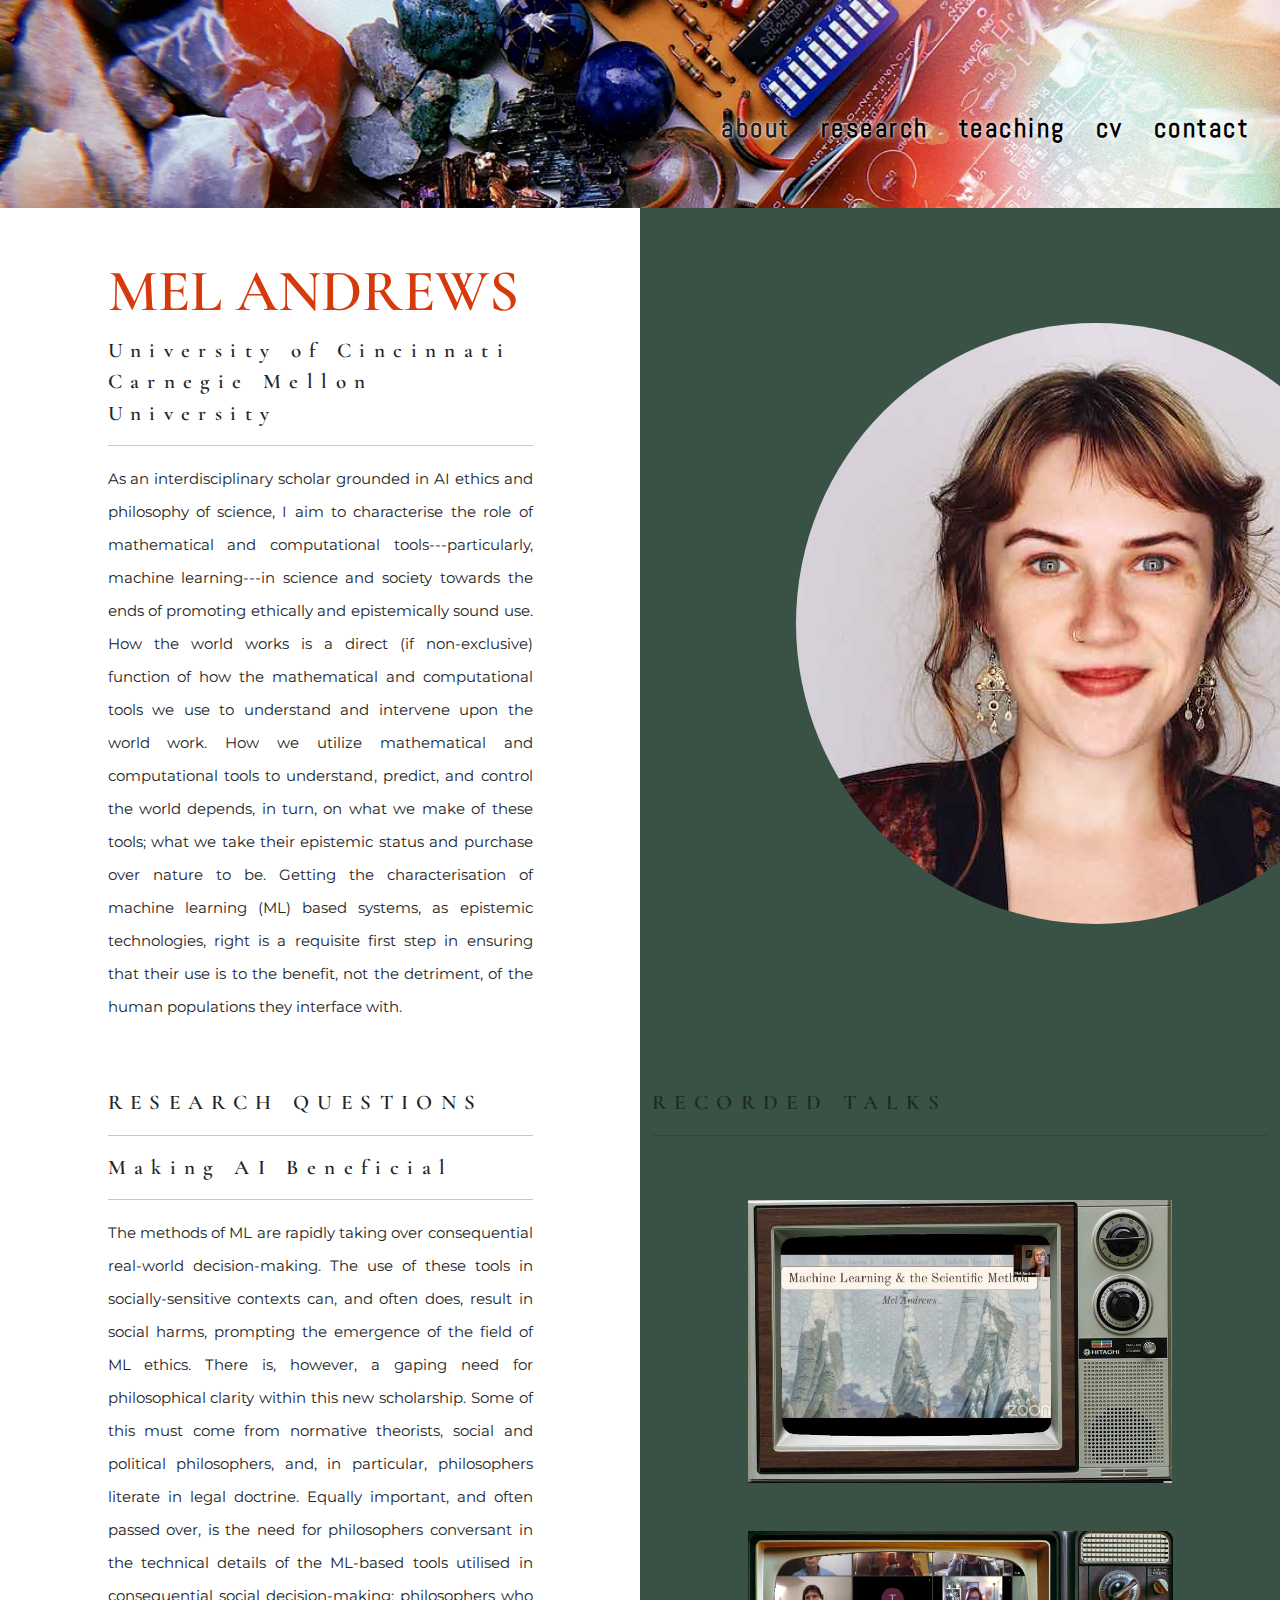
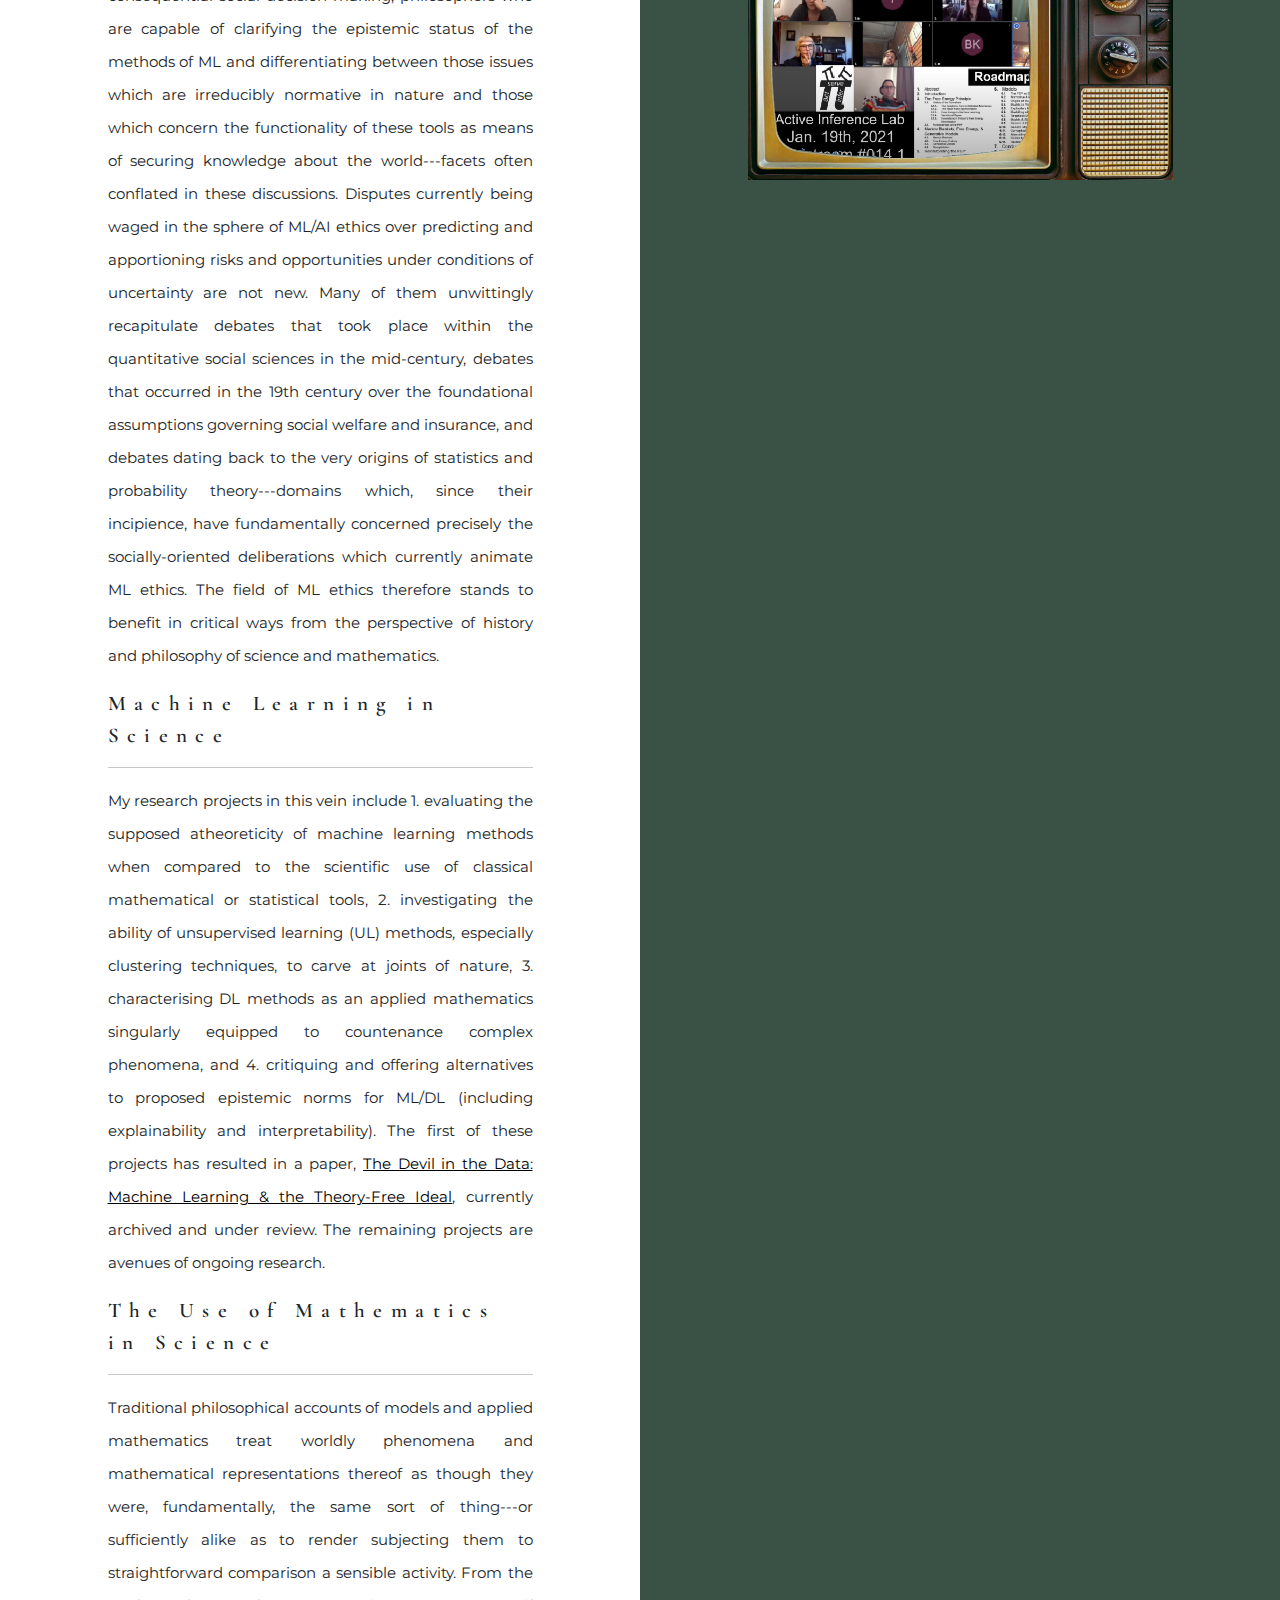
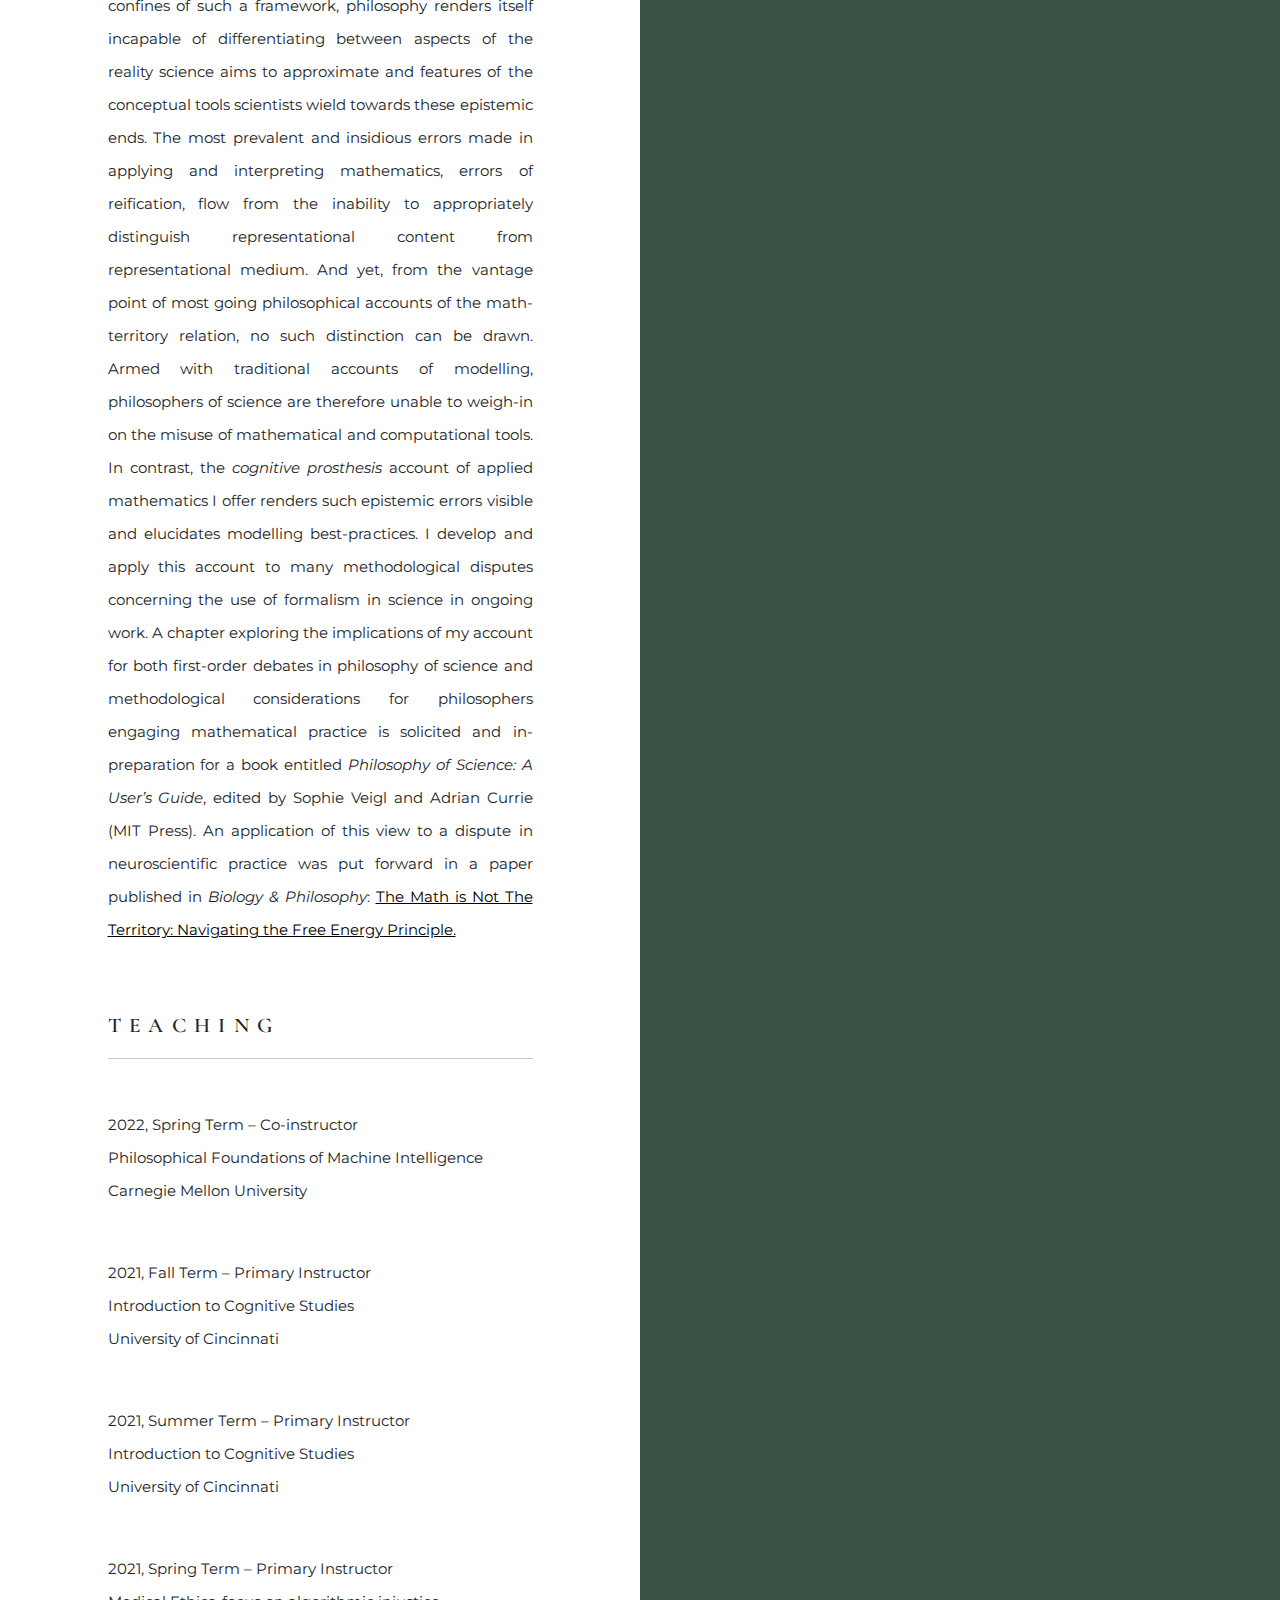
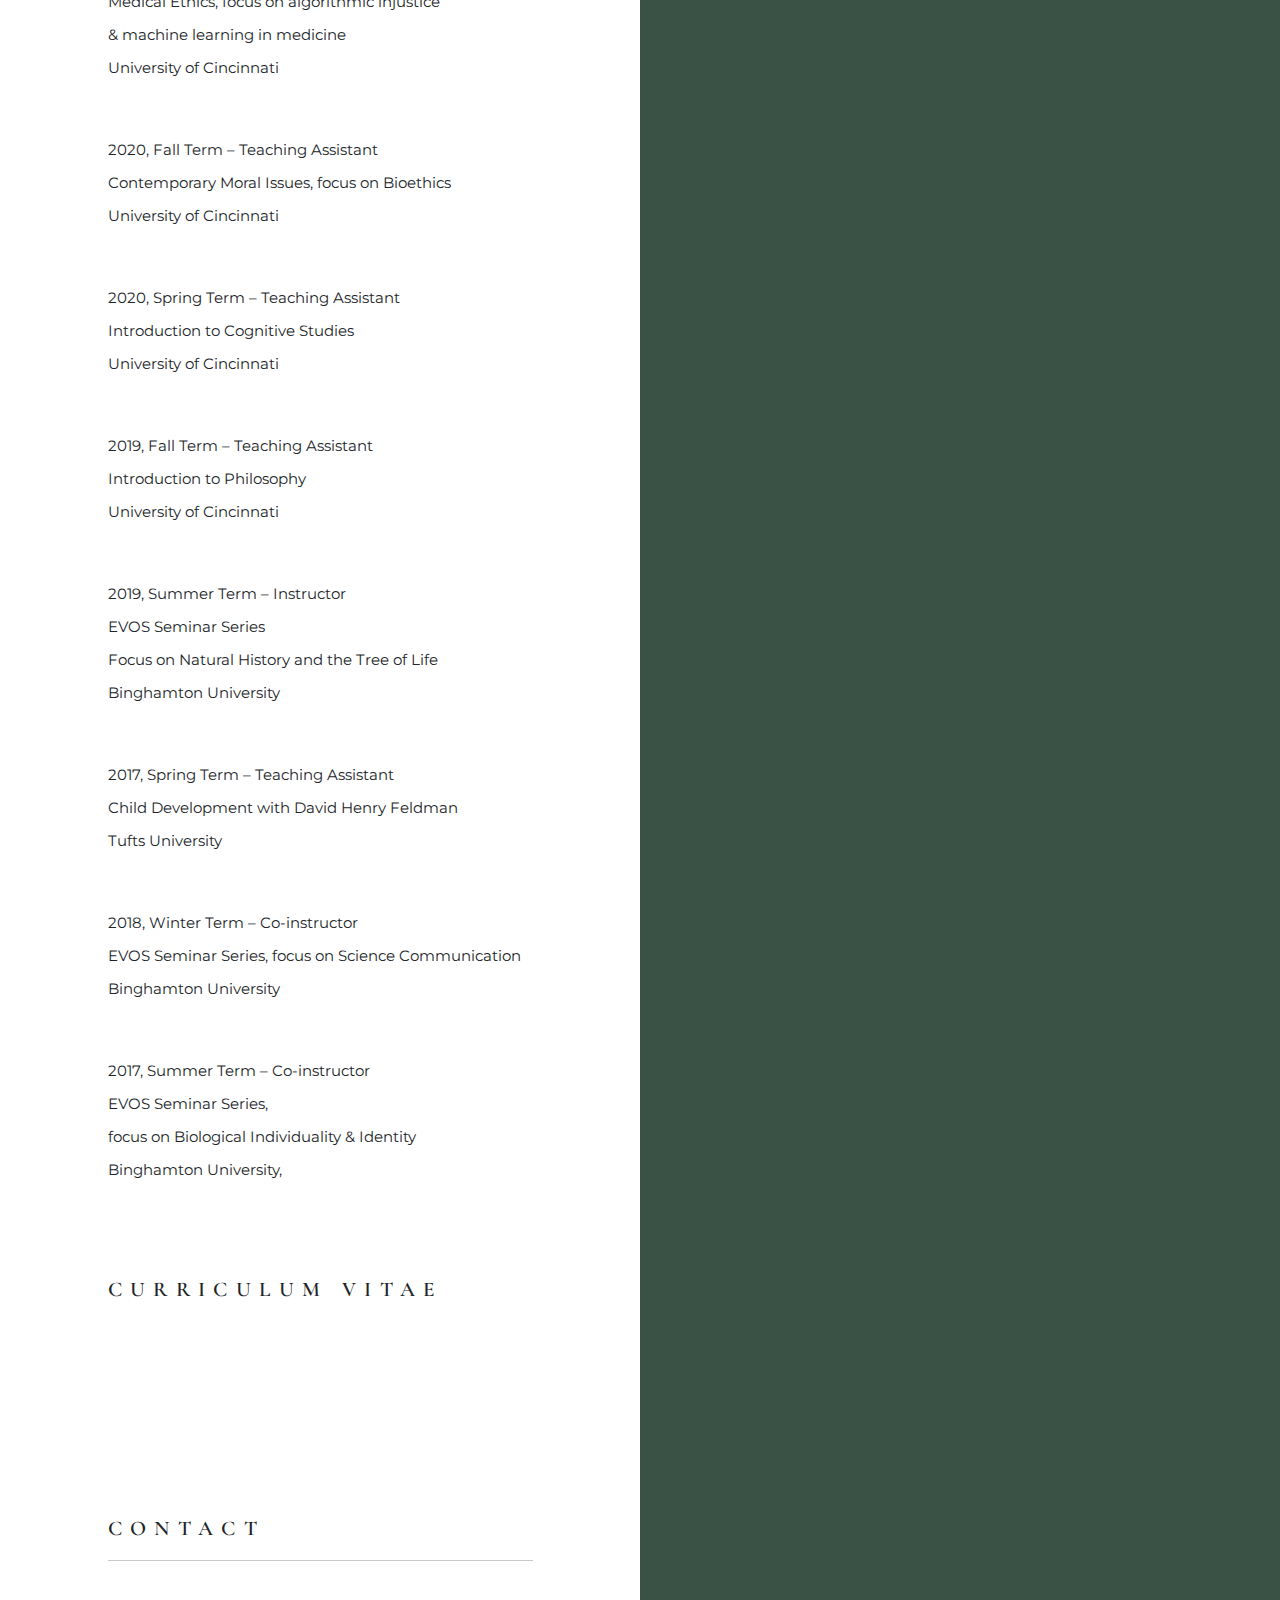
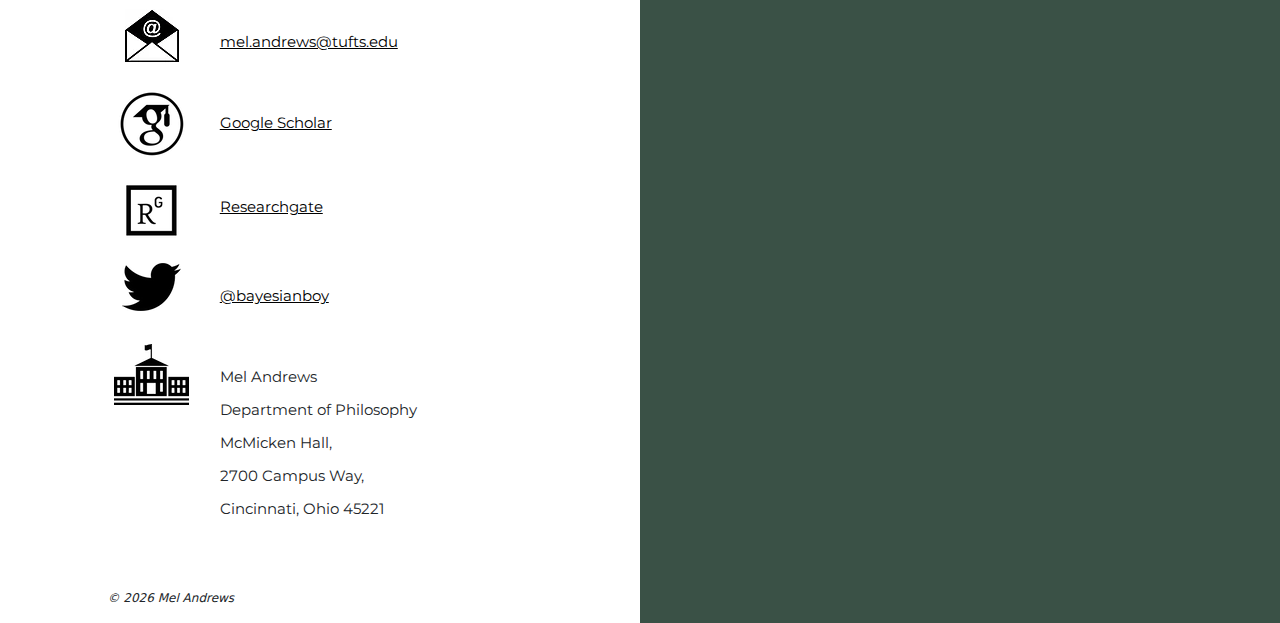
<file: index.html>
<!doctype html>
<html lang="en">

<head>
    <meta charset="utf-8">
    <meta name="viewport" content="width=device-width, initial-scale=1">

    <link rel="shortcut icon" type="image/png" href="images/favicon.png"/>
    <link href="css/bootstrap.min.css" rel="stylesheet">
    <link href="css/styles.css" rel="stylesheet">

    <title>Mel Andrews</title>
</head>

<body>
    <nav class="navbar navbar-expand-lg navbar-light fixed-top">
        <div class="container-fluid">
            <button class="navbar-toggler bg-left ms-auto" type="button" data-bs-toggle="collapse"
                data-bs-target="#mobile-nav" aria-controls="mobile-nav" aria-expanded="false"
                aria-label="Toggle navigation">
                <span class="navbar-toggler-icon"></span>
            </button>
            <div class="collapse navbar-collapse" id="mobile-nav">
                <ul class="navbar-nav ms-auto mt-5 mb-lg-0 me-1">
                    <li class="nav-item">
                        <a class="nav-link active" aria-current="#page" href="#about">about</a>
                    </li>
                    <li class="nav-item">
                        <a class="nav-link" href="#research">research</a>
                    </li>
                    <li class="nav-item">
                        <a class="nav-link" href="#teaching">teaching</a>
                    </li>
                    <li class="nav-item">
                        <a class="nav-link" href="https://github.com/melandrews/mel-andrews.com/blob/master/Andrews_CV.pdf">cv</a>
                    </li>
                    <li class="nav-item">
                        <a class="nav-link" href="#contact">contact</a>
                    </li>
                </ul>
            </div>
        </div>
    </nav>
    <div class="spacer"></div>
    <div class="container-fluid">
        <div class="row">
            <a id="about" class="anchor"></a>
            <div class="col-12 col-lg-6 bg-left">
                <div class="content mx-auto mt-5">
                    <h1 class="brand-text">MEL ANDREWS</h1>
                    <div class="subtitle">
                        University of Cincinnati
                        Carnegie Mellon University
                    </div>
                    <hr />
                    <p>
As an interdisciplinary scholar grounded in AI ethics and philosophy of science, I aim to characterise the role of mathematical and computational tools---particularly, machine learning---in science and society towards the ends of promoting ethically and epistemically sound use. How the world works is a direct (if non-exclusive) function of how the mathematical and computational tools we use to understand and intervene upon the world work. How we utilize mathematical and computational tools to understand, predict, and control the world depends, in turn, on what we make of these tools; what we take their epistemic status and purchase over nature to be. Getting the characterisation of machine learning (ML) based systems, as epistemic technologies, right is a requisite first step in ensuring that their use is to the benefit, not the detriment, of the human populations they interface with. 
                </div>
            </div>
            <div class="col-12 col-lg-6 d-flex align-items-center justify-content-center green-background">
                <div class="content">
                    <img class="rounded-circle m-5" src="images/portrait.jpg" alt="Mel Andrews" />
                </div>
            </div>
        </div>
        <div class="row">
            <a id="research" class="anchor"></a>
            <div class="col-12 col-lg-6 bg-left">
                <div class="content mx-auto mt-5">
                    <div class="subtitle">
                        RESEARCH QUESTIONS
                    </div>
                    <hr />
                    <div class="subtitle">
                        Making AI Beneficial
                    </div>
                        <hr />
                         <p>
                           The methods of ML are rapidly taking over consequential real-world decision-making. The use of these tools in socially-sensitive contexts can, and often does, result in social harms, prompting the emergence of the field of ML ethics. There is, however, a gaping need for philosophical clarity within this new scholarship. Some of this must come from normative theorists, social and political philosophers, and, in particular, philosophers literate in legal doctrine. Equally important, and often passed over, is the need for philosophers conversant in the technical details of the ML-based tools utilised in consequential social decision-making; philosophers who are capable of clarifying the epistemic status of the methods of ML and differentiating between those issues which are irreducibly normative in nature and those which concern the functionality of these tools as means of securing knowledge about the world---facets often conflated in these discussions. Disputes currently being waged in the sphere of ML/AI ethics over predicting and apportioning risks and opportunities under conditions of uncertainty are not new. Many of them unwittingly recapitulate debates that took place within the quantitative social sciences in the mid-century, debates that occurred in the 19th century over the foundational assumptions governing social welfare and insurance, and debates dating back to the very origins of statistics and probability theory---domains which, since their incipience, have fundamentally concerned precisely the socially-oriented deliberations which currently animate ML ethics. The field of ML ethics therefore stands to benefit in critical ways from the perspective of history and philosophy of science and mathematics.
                         </p>
                    <div class="subtitle">
                        Machine Learning in Science
                    </div>
                        <hr />

                    <p>
My research projects in this vein include 1. evaluating the supposed atheoreticity of machine learning methods when compared to the scientific use of classical mathematical or statistical tools, 2. investigating the ability of unsupervised learning (UL) methods, especially clustering techniques, to carve at joints of nature, 3. characterising DL methods as an applied mathematics singularly equipped to countenance complex phenomena, and 4. critiquing and offering alternatives to proposed epistemic norms for ML/DL (including explainability and interpretability). The first of these projects has resulted in a paper,
<a href="https://philsci-archive.pitt.edu/22690/1/ML_Atheoreticity.pdf">The Devil in the Data: Machine Learning & the Theory-Free Ideal</a>, currently archived and under review. The remaining projects are avenues of ongoing research. 

                    </p>
                    <div class="subtitle">
                        The Use of Mathematics in Science
                    </div>
                        <hr />

                    <p>
Traditional philosophical accounts of models and applied mathematics treat worldly phenomena and mathematical representations thereof as though they were, fundamentally, the same sort of thing---or sufficiently alike as to render subjecting them to straightforward comparison a sensible activity. From the confines of such a framework, philosophy renders itself incapable of differentiating between aspects of the reality science aims to approximate and features of the conceptual tools scientists wield towards these epistemic ends. The most prevalent and insidious errors made in applying and interpreting mathematics, errors of reification, flow from the inability to appropriately distinguish representational content from representational medium. And yet, from the vantage point of most going philosophical accounts of the math-territory relation, no such distinction can be drawn. Armed with traditional accounts of modelling, philosophers of science are therefore unable to weigh-in on the misuse of mathematical and computational tools. In contrast, the <i>cognitive prosthesis</i> account of applied mathematics I offer renders such epistemic errors visible and elucidates modelling best-practices. 

I develop and apply this account to many methodological disputes concerning the use of formalism in science in ongoing work. A chapter exploring the implications of my account for both first-order debates in philosophy of science and methodological considerations for philosophers engaging mathematical practice is solicited and in-preparation for a book entitled <i>Philosophy of Science: A User’s Guide</i>, edited by Sophie Veigl and Adrian Currie (MIT Press). An application of this view to a dispute in neuroscientific practice was put forward in a paper published in <i>Biology & Philosophy</i>: <a href="https://link.springer.com/article/10.1007/s10539-021-09807-0">The Math is Not The Territory: Navigating the Free Energy Principle.</a>

                    </p>
                </div>
            </div>
            <div class="col-12 col-lg-6 green-background">
                 <div class="subtitle mx-auto mt-5">
                        RECORDED TALKS
                    </div>
                        <hr />
                <div class="content mt-5 mx-auto">
                    <a href="https://youtu.be/u3fUXAD1tuo" target="_blank">
                    <img class="img-fluid mt-3" src="images/television.jpg" alt="Research Picture" /> </a>
                    <a href="https://youtu.be/gQQyd8Hd3AA" target="_blank">
                    <img class="img-fluid mt-5" src="images/television_2.jpg" alt="Other Picture" /> </a>
                </div>
            </div>
        </div>
        <div class="row">
            <a id="teaching" class="anchor"></a>
            <div class="col-12 col-lg-6 bg-left">
                <div class="content mx-auto mt-5">
                    <div class="subtitle">
                        TEACHING
                    </div>
                    <hr />
                      <p>
                        <br />2022, Spring Term –  Co-instructor
                        <br />Philosophical Foundations of Machine Intelligence
                        <br />Carnegie Mellon University
                        </p>
                    <p>
                        <br />2021, Fall Term – Primary Instructor
                        <br />Introduction to Cognitive Studies
                        <br />University of Cincinnati
                        </p>
                     <p>
                        <br />2021, Summer Term – Primary Instructor
                        <br />Introduction to Cognitive Studies
                        <br />University of Cincinnati
                        </p>
                     <p>
                        <br />2021, Spring Term – Primary Instructor 
                        <br />Medical Ethics, focus on algorithmic injustice 
                        <br />& machine learning in medicine
                        <br />University of Cincinnati
                        </p>
                    <p>
                        <br />2020, Fall Term – Teaching Assistant
                        <br />Contemporary Moral Issues, focus on Bioethics
                        <br />University of Cincinnati
                         </p>
                    <p>
                        <br />2020, Spring Term – Teaching Assistant
                        <br />Introduction to Cognitive Studies
                        <br />University of Cincinnati
                         </p>
                    <p>
                       <br />2019, Fall Term – Teaching Assistant 
                       <br />Introduction to Philosophy
                       <br />University of Cincinnati
                         </p>
                    <p>
                        <br />2019, Summer Term – Instructor
                        <br />EVOS Seminar Series
                        <br />Focus on Natural History and the Tree of Life
                        <br />Binghamton University
                         </p>
                    <p> 
                        <br />2017, Spring Term – Teaching Assistant
                        <br />Child Development with David Henry Feldman
                        <br />Tufts University
                         </p>
                    <p>
                        <br />2018, Winter Term – Co-instructor
                        <br />EVOS Seminar Series, focus on Science Communication
                        <br />Binghamton University
                         </p>
                    <p> 
                        <br />2017, Summer Term – Co-instructor
                        <br />EVOS Seminar Series, 
                        <br />focus on Biological Individuality & Identity
                        <br />Binghamton University, 
                    </p>
                    ​
                </div>
            </div>
            <div class="col-12 col-lg-6 green-background">
                <div class="content">
                </div>
            </div>
        </div>
        <div class="row">
            <a id="cv" class="anchor"></a>
            <div class="col-12 col-lg-6 bg-left">
                <div class="content mx-auto mt-5">
                    <div class="subtitle">
                        CURRICULUM VITAE
                            <iframe style="height: 30%" src="Andrews_CV_2023.pdf" frameborder="0"></iframe>
                    </div>
                </div>
            </div>
            <div class="col-12 col-lg-6 green-background">
                 <div class="content">
                </div>
            </div>
        </div>
        <div class="row">
            <a id="contact" class="anchor"></a>
            <div class="col-12 col-lg-6 bg-left"> 
                <div class="content mx-auto mt-5">
                    <div class="subtitle">
                        CONTACT
                    </div>
                    <hr />
                    <div class="row links mb-3 mt-5">
                        <div class="col-3 text-center">
                            <img src="images/email.png" alt="Email" />
                        </div>
                        <div class="col mt-3">
                            <p><a href="mailto:mel.andrews@tufts.edu">mel.andrews@tufts.edu</a></p>
                        </div>
                    </div>
                    <div class="row my-3">
                        <div class="col-3 text-center">
                            <img src="images/google-scholar.png" alt="Google Scholar" />
                        </div>
                        <div class="col mt-3">
                            <p><a href="https://scholar.google.de/citations?user=aEh_jKcAAAAJ&hl=en" target="_blank">Google Scholar</a>
                            </p>
                        </div>
                    </div>
                    <div class="row my-3">
                        <div class="col-3 text-center">
                            <img src="images/research-gate.png" alt="Researchgate" />
                        </div>
                        <div class="col mt-3">
                            <p><a href="https://www.researchgate.net/profile/Mel-Andrews" target="_blank">Researchgate</a></p>
                        </div>
                    </div>
                    <div class="row my-3">
                        <div class="col-3 text-center">
                            <img src="images/twitter.png" alt="Twitter" />
                        </div>
                        <div class="col mt-3">
                            <p><a href="https://twitter.com/bayesianboy" target="_blank">@bayesianboy</a></p>
                        </div>
                    </div>
                    <div class="row my-3">
                        <div class="col-3 text-center">
                            <img src="images/building.png" alt="Address" />
                        </div>
                        <div class="col mt-3">
                            <p>Mel Andrews
                            <br />Department of Philosophy
                            <br />McMicken Hall,
                            <br />2700 Campus Way,
                            <br />Cincinnati, Ohio 45221
                            </p>
                        </div>
                    </div>
                    <div class="row mt-5 mb-3">
                        <div class="col footer">
                            &copy; <script>document.write((new Date).getFullYear());</script> Mel Andrews
                        </div>
                    </div>
                </div>
            </div>
            <div class="col-12 col-lg-6 green-background">
                <div class="content">
                    
                </div>
            </div>
        </div>
    </div>
    <script src="js/bootstrap.bundle.min.js"></script>
</body>

</html>
</file>
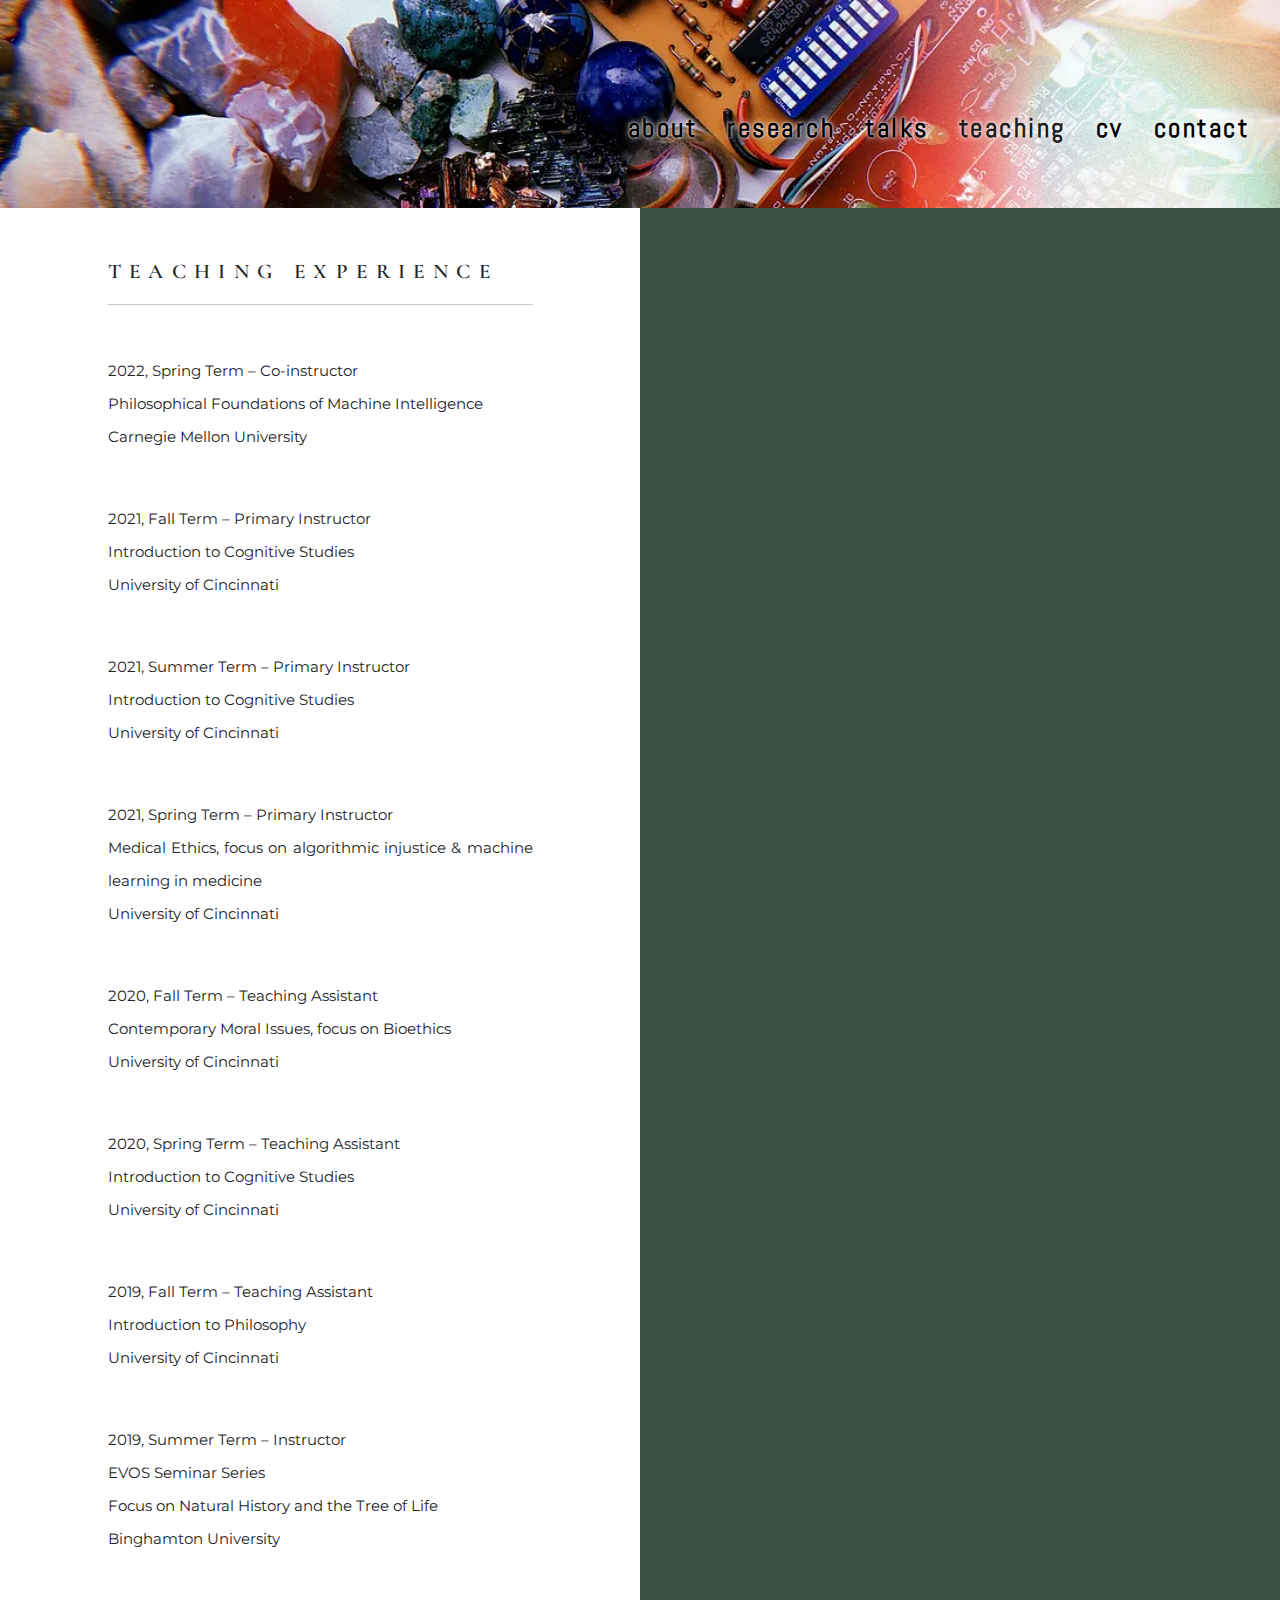
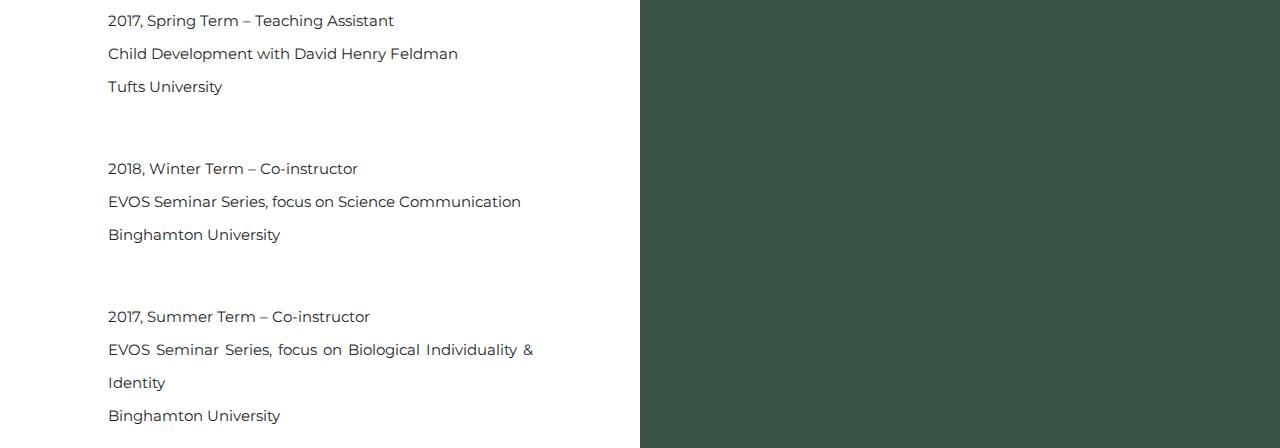
<file: teaching.html>
<!doctype html>
<html lang="en">

<head>
    <meta charset="utf-8">
    <meta name="viewport" content="width=device-width, initial-scale=1">
    <title>Teaching Experience</title>

    <link rel="shortcut icon" type="image/png" href="images/favicon.png"/>
    <link href="css/bootstrap.min.css" rel="stylesheet">
    <link href="css/styles.css" rel="stylesheet">
</head>

<body>

<nav class="navbar navbar-expand-lg navbar-light fixed-top">
    <div class="container-fluid">

        <button class="navbar-toggler bg-left ms-auto" type="button" data-bs-toggle="collapse"
            data-bs-target="#mobile-nav" aria-controls="mobile-nav" aria-expanded="false"
            aria-label="Toggle navigation">
            <span class="navbar-toggler-icon"></span>
        </button>

        <div class="collapse navbar-collapse" id="mobile-nav">
            <ul class="navbar-nav ms-auto mt-5 mb-lg-0 me-1">
                <li class="nav-item"><a class="nav-link" href="index.html#about">about</a></li>
                <li class="nav-item"><a class="nav-link" href="index.html#research">research</a></li>
                <li class="nav-item"><a class="nav-link" href="talks.html">talks</a></li>
                <li class="nav-item"><a class="nav-link active" href="teaching.html">teaching</a></li>
                <li class="nav-item"><a class="nav-link" href="Andrews_CV_2023.pdf">cv</a></li>
                <li class="nav-item"><a class="nav-link" href="index.html#contact">contact</a></li>
            </ul>
        </div>

    </div>
</nav>

<div class="spacer"></div>

<div class="container-fluid">
    <div class="row">

        <div class="col-12 col-lg-6 bg-left">
            <div class="content mx-auto mt-5">

                <div class="subtitle">TEACHING EXPERIENCE</div>
                <hr />

                <p>
                    <br />2022, Spring Term – Co-instructor
                    <br />Philosophical Foundations of Machine Intelligence
                    <br />Carnegie Mellon University
                </p>

                <p>
                    <br />2021, Fall Term – Primary Instructor
                    <br />Introduction to Cognitive Studies
                    <br />University of Cincinnati
                </p>

                <p>
                    <br />2021, Summer Term – Primary Instructor
                    <br />Introduction to Cognitive Studies
                    <br />University of Cincinnati
                </p>

                <p>
                    <br />2021, Spring Term – Primary Instructor
                    <br />Medical Ethics, focus on algorithmic injustice & machine learning in medicine
                    <br />University of Cincinnati
                </p>

                <p>
                    <br />2020, Fall Term – Teaching Assistant
                    <br />Contemporary Moral Issues, focus on Bioethics
                    <br />University of Cincinnati
                </p>

                <p>
                    <br />2020, Spring Term – Teaching Assistant
                    <br />Introduction to Cognitive Studies
                    <br />University of Cincinnati
                </p>

                <p>
                    <br />2019, Fall Term – Teaching Assistant
                    <br />Introduction to Philosophy
                    <br />University of Cincinnati
                </p>

                <p>
                    <br />2019, Summer Term – Instructor
                    <br />EVOS Seminar Series
                    <br />Focus on Natural History and the Tree of Life
                    <br />Binghamton University
                </p>

                <p>
                    <br />2017, Spring Term – Teaching Assistant
                    <br />Child Development with David Henry Feldman
                    <br />Tufts University
                </p>

                <p>
                    <br />2018, Winter Term – Co-instructor
                    <br />EVOS Seminar Series, focus on Science Communication
                    <br />Binghamton University
                </p>

                <p>
                    <br />2017, Summer Term – Co-instructor
                    <br />EVOS Seminar Series, focus on Biological Individuality & Identity
                    <br />Binghamton University
                </p>

            </div>
        </div>

        <div class="col-12 col-lg-6 green-background"></div>

    </div>
</div>

<script src="js/bootstrap.bundle.min.js"></script>

</body>
</html>
</file>
<file: css/styles.css>
@import url('https://fonts.googleapis.com/css2?family=Abel&family=Cormorant+Garamond:wght@400;600&family=Montserrat&display=swap');

html {
    scroll-behavior: smooth;
}

.navbar {
    background-image: url("../images/header-background.png");
    min-height: 208px;
    background-repeat: no-repeat;
    background-size: cover;
}

.footer{
    font-size:12px;
    font-style:italic;
}

.spacer{
    height:208px;
}

.brand-text {
    color: #d63a0b;
}

.green-background {
    background-color: rgb(58, 81, 70);
}

.nav-link {
    font-family: 'Abel';
    font-size: 27px;
    text-shadow: 0px 0px 6px #fff, 0px 0px 2px #fff;
    letter-spacing: 2.5px;
    margin-left: 7px;
    margin-right: 7px;
    font-weight:bold;
}

.navbar-light .navbar-nav .nav-link:focus, .navbar-light .navbar-nav .nav-link:hover {
    color: #d63a0b;
}

.navbar-light .navbar-nav .nav-link{
    color:#000;
}

h1 {
    font-family: 'Cormorant Garamond';
    font-size: 59px;
    font-weight: 600;
}

h2 {
    font-family: 'Montserrat';
    font-size: 19px;
    font-weight: bold;
}

h3 {
    font-family: 'Montserrat';
    font-size: 17px;
    font-weight: bold;
}

.subtitle {
    font-family: 'Cormorant Garamond';
    font-weight: 600;
    font-size: 21px;
    letter-spacing: 8.4px;
}

p {
    font-size: 15px;
    font-family: 'Montserrat';
    line-height: 33px;
    text-align: justify;
    text-justify: inter-word;
}

.content {
    max-width: 425px;
}

a {
    color: black;
}

.links {
    font-size: 17px;
}

a.anchor {
    display: block;
    position: relative;
    top: -208px;
    visibility: hidden;
}
</file>
